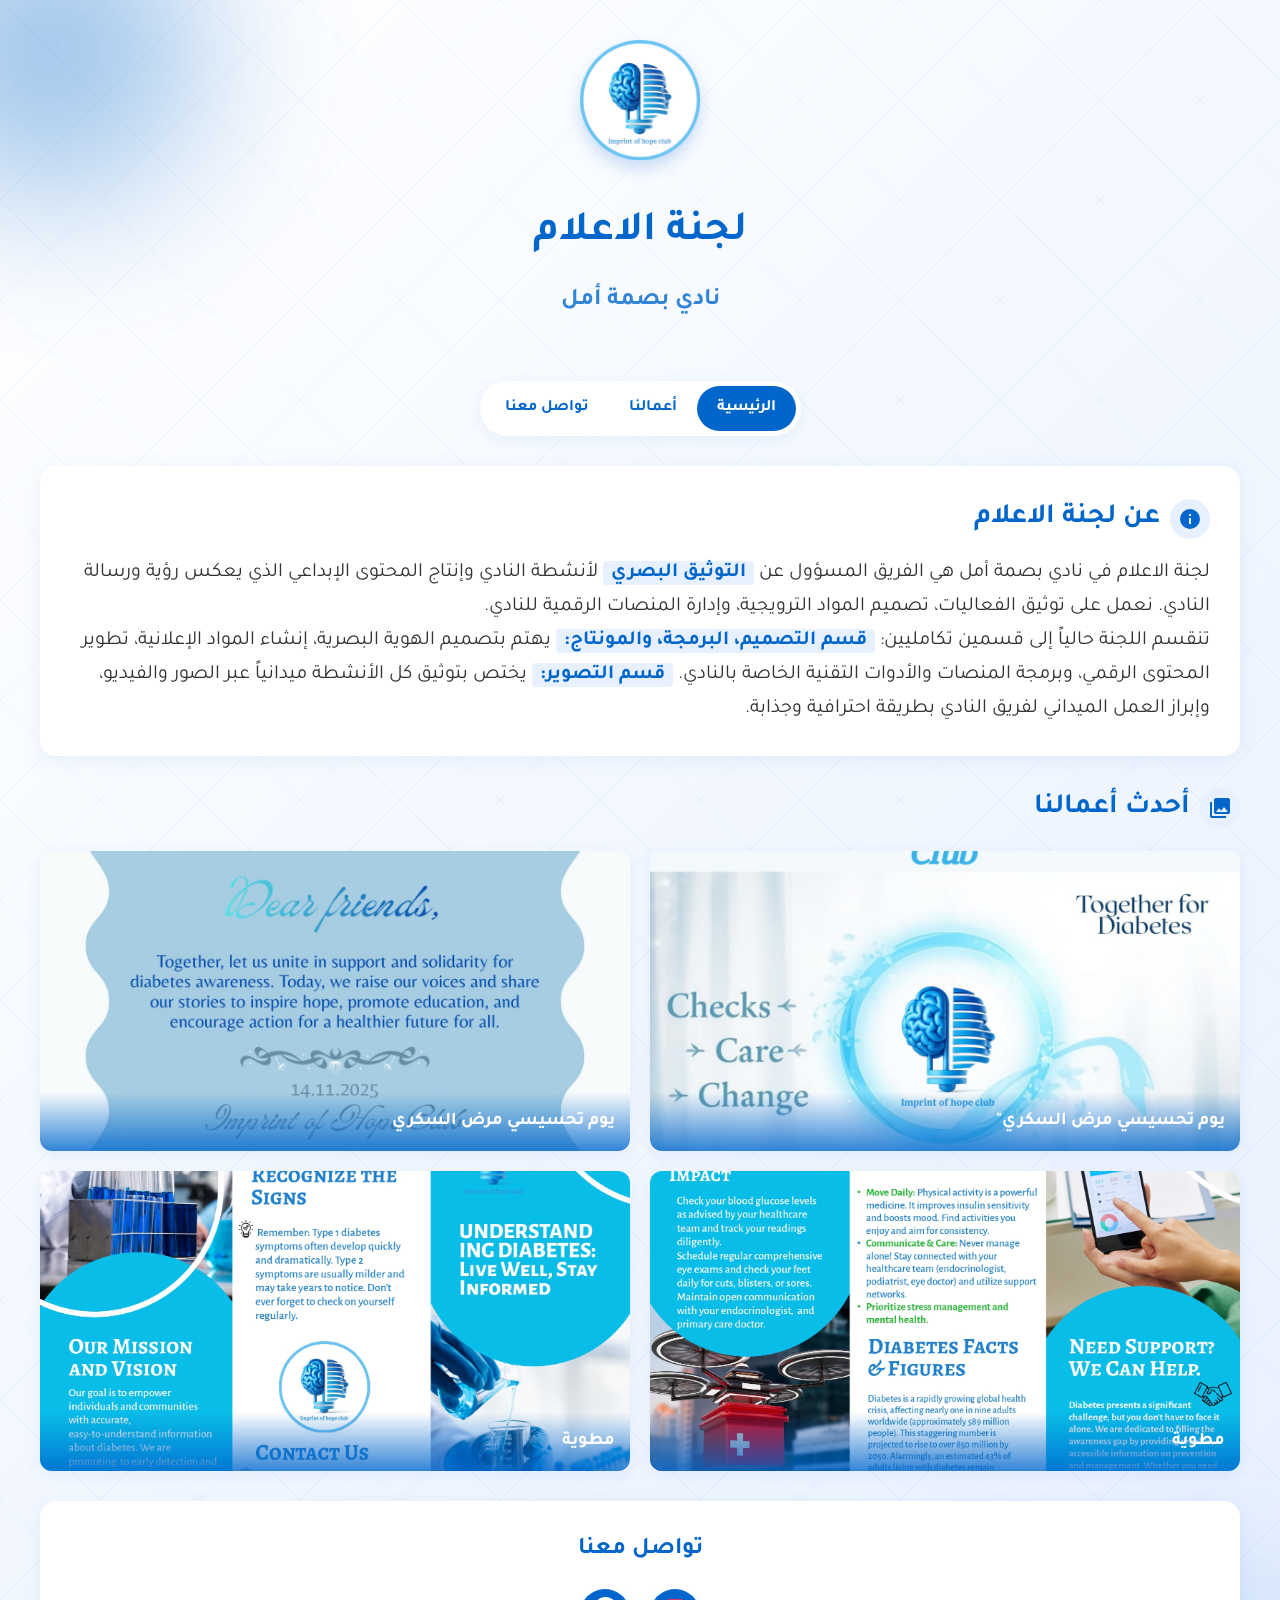
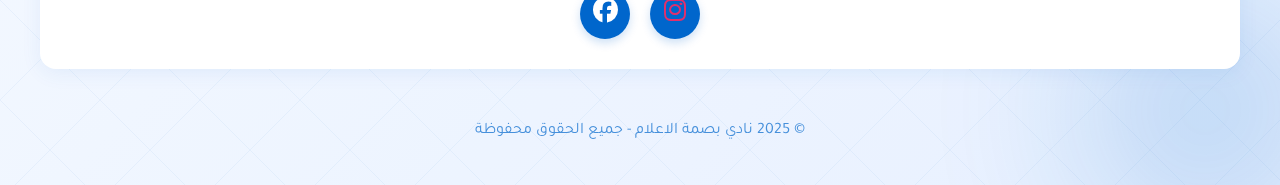
<file: index.html>
<!DOCTYPE html>
<html lang="ar" dir="rtl">
<head>
    <meta charset="UTF-8">
    <meta name="viewport" content="width=device-width, initial-scale=1.0">
    <title>لجنة الاعلام - نادي بصمة أمل</title>
    <link href="https://fonts.googleapis.com/icon?family=Material+Icons" rel="stylesheet">
    <link href="https://fonts.googleapis.com/css2?family=Cairo:wght@400;600;700&display=swap" rel="stylesheet">
    <link rel="stylesheet" href="style.css">
        <link rel="stylesheet" href="https://cdnjs.cloudflare.com/ajax/libs/font-awesome/6.5.0/css/all.min.css">

</head>
<body>
    <div class="poster-container">
        <div class="blob blob-1"></div>
        <div class="blob blob-2"></div>
        
        <div class="header">
            <div class="logo">
                <img src="img/n1.PNG" alt="">
            </div>
            <h1 class="title">لجنة الاعلام</h1>
            <h2 class="subtitle">نادي بصمة أمل</h2>
        </div>
        
        <div class="nav-menu">
            <div class="nav-item active"><a href="index.html">الرئيسية</a></div>
            <div class="nav-item"><a href="work.html">أعمالنا</a></div>
            <div class="nav-item"><a href="contact.html">تواصل معنا </a></div>
        </div>
        
        <div class="intro-section">
            <h3 class="intro-title">
                <i class="material-icons">info</i>
                عن لجنة الاعلام
            </h3>
            <p class="intro-text">
                لجنة الاعلام في نادي بصمة أمل هي الفريق المسؤول عن <span class="highlight">التوثيق البصري</span> لأنشطة النادي وإنتاج المحتوى الإبداعي الذي يعكس رؤية ورسالة النادي. نعمل على توثيق الفعاليات، تصميم المواد الترويجية، وإدارة المنصات الرقمية للنادي.
            </p>
            <p class="intro-text">
                تنقسم اللجنة حالياً إلى قسمين تكامليين: <span class="highlight">قسم التصميم، البرمجة، والمونتاج:</span> يهتم بتصميم الهوية البصرية، إنشاء المواد الإعلانية، تطوير المحتوى الرقمي، وبرمجة المنصات والأدوات التقنية الخاصة بالنادي.
                      <span class="highlight">قسم التصوير:</span>   يختص بتوثيق كل الأنشطة ميدانياً عبر الصور والفيديو، وإبراز العمل الميداني لفريق النادي بطريقة احترافية وجذابة.
           
            </p>        

        </div>
        
        <div class="gallery-section">
            <h3 class="gallery-title">
                <i class="material-icons">collections</i>
                أحدث أعمالنا
            </h3>
            <div class="gallery">
                <div class="gallery-item">
                    <img src="img/cart1.jpg" alt="مشروع 1">
                    <div class="gallery-item-overlay">
                        <div class="gallery-item-title">يوم تحسيسي مرض السكري"</div>
                    </div>
                </div>
                <div class="gallery-item">
                    <img src="img/cart2.jpg" alt="مشروع 2">
                    <div class="gallery-item-overlay">
                        <div class="gallery-item-title">يوم تحسيسي مرض السكري</div>
                    </div>
                </div>
                <div class="gallery-item">
                    <img src="img/Brochure 1 (1).jpg" alt="مشروع 3">
                    <div class="gallery-item-overlay">
                        <div class="gallery-item-title">مطوية</div>
                    </div>
                </div>
                <div class="gallery-item">
                    <img src="img/Brochure 1 (2).jpg" alt="مشروع 4">
                    <div class="gallery-item-overlay">
                        <div class="gallery-item-title">مطوية</div>
                    </div>
                </div>
            </div>
        </div>
        
        <div class="social-section">
            <h3 class="social-title">تواصل معنا</h3>
            <div class="social-icons">
                <div class="social-icon">
                 
        <a  href="https://www.instagram.com/imprintclub_at/"><i class="fab fa-instagram"></i></a>
                
                </div>
                <div class="social-icon">
                  <a href="https://l.instagram.com/?u=https%3A%2F%2Fwww.facebook.com%2Fshare%2F15vthqfiPa%2F%3Fmibextid%3DwwXIfr&e=AT2pLXNwLPC6OfobpjahBVmQ93iHnMCpYy14Zzar9QeEulEQgbiN135eTVldIFeqdupLLc6m7Y0kxKZdbRgavrXycWOw5b8id63MZSQIug" class="follow-btn">
                    <i class="fab fa-facebook"></i>
                    </a>
                </div>

            </div>
        </div>
        
        <div class="footer">
            © 2025 نادي بصمة الاعلام - جميع الحقوق محفوظة
        </div>
    </div>
</body>
</html>
</file>
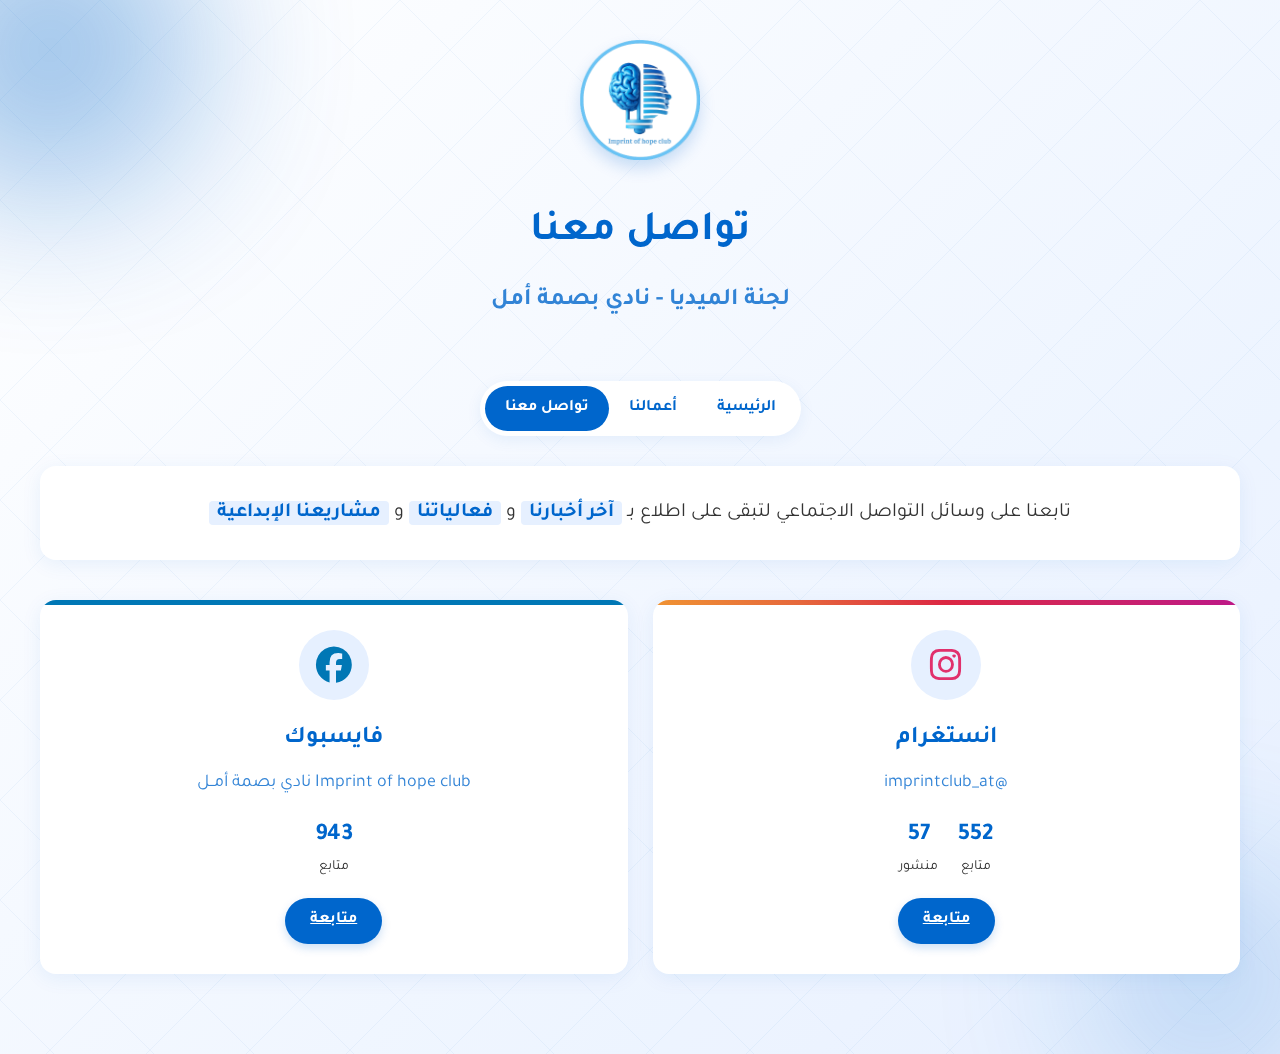
<file: contact.html>
<!DOCTYPE html>
<html lang="ar" dir="rtl">
<head>
    <meta charset="UTF-8">
    <meta name="viewport" content="width=device-width, initial-scale=1.0">
    <title>تواصل معنا - لجنة الميديا - نادي بصمة أمل</title>

    <!-- Google Icons + Fonts -->
    <link href="https://fonts.googleapis.com/icon?family=Material+Icons" rel="stylesheet">
    <link href="https://fonts.googleapis.com/css2?family=Tajawal:wght@400;500;700&display=swap" rel="stylesheet">
    <link rel="stylesheet" href="https://cdnjs.cloudflare.com/ajax/libs/font-awesome/6.5.0/css/all.min.css">


    <!-- External CSS -->
    <link rel="stylesheet" href="contact.css">
</head>

<body>
    <div class="poster-container">

        <div class="blob blob-1"></div>
        <div class="blob blob-2"></div>

        <div class="header">
            <div class="logo">
                <img src="img/n1.PNG" alt="Club Logo">
            </div>
            <h1 class="title">تواصل معنا</h1>
            <h2 class="subtitle">لجنة الميديا - نادي بصمة أمل</h2>
        </div>

        <div class="nav-menu">
            <div class="nav-item"><a href="index.html">الرئيسية</a></div>
            <div class="nav-item"><a href="work.html">أعمالنا</a></div>
            <div class="nav-item active"><a href="contact.html">تواصل معنا</a></div>
        </div>

        <div class="intro-section">
            <p class="intro-text">
                تابعنا على وسائل التواصل الاجتماعي لتبقى على اطلاع بـ
                <span class="highlight">آخر أخبارنا</span> و
                <span class="highlight">فعالياتنا</span> و
                <span class="highlight">مشاريعنا الإبداعية</span>
            </p>
        </div>

        <!-- SOCIAL GRID -->
        <div class="social-grid">

            <!-- Instagram -->
            <div class="social-card instagram">
                <div class="social-icon">
<i class="fab fa-instagram"></i>
                </div>
                <h3 class="social-name">انستغرام</h3>
                <p class="social-handle">@imprintclub_at</p>
                <div class="social-stats">
                    <div class="stat-item">
                        <div class="stat-number">552</div>
                        <div class="stat-label">متابع</div>
                    </div>
                    <div class="stat-item">
                        <div class="stat-number">57</div>
                        <div class="stat-label">منشور</div>
                    </div>
                </div>
                <a href="https://www.instagram.com/imprintclub_at/" class="follow-btn">متابعة</a>
            </div>

            <!-- LinkedIn -->
            <div class="social-card linkedin">
                <div class="social-icon">
                <i class="fab fa-facebook"></i>
                </div>
                <h3 class="social-name">فايسبوك</h3>
                <p class="social-handle">   Imprint of hope club نادي بصمة أمــل
</p>
                <div class="social-stats">
                    <div class="stat-item">
                        <div class="stat-number">943</div>
                        <div class="stat-label">متابع</div>
                    </div>
                    
                </div>
                <a href="https://l.instagram.com/?u=https%3A%2F%2Fwww.facebook.com%2Fshare%2F15vthqfiPa%2F%3Fmibextid%3DwwXIfr&e=AT2pLXNwLPC6OfobpjahBVmQ93iHnMCpYy14Zzar9QeEulEQgbiN135eTVldIFeqdupLLc6m7Y0kxKZdbRgavrXycWOw5b8id63MZSQIug" class="follow-btn">متابعة</a>
            </div>

        </div>

        

      

    </div>
</body>
</html>
</file>
<file: style.css>
@import url('https://fonts.googleapis.com/css2?family=Tajawal:wght@400;500;700&display=swap');
        
        * {
            margin: 0;
            padding: 0;
            box-sizing: border-box;
        }
        
        body {
            font-family: 'Tajawal', 'TS Tarek', sans-serif;
            background: linear-gradient(135deg, #ffffff 0%, #e6f0ff 100%);
            color: #333333;
            line-height: 1.6;
        }
        
        .poster-container {
            width: 100%;
            min-height: 960px;
            margin: 0 auto;
            padding: 40px;
            background: url('data:image/svg+xml;utf8,<svg xmlns="http://www.w3.org/2000/svg" width="100" height="100" viewBox="0 0 100 100"><rect width="100" height="100" fill="white" fill-opacity="0.05"/><path d="M0 0L100 100M100 0L0 100" stroke="%230066cc" stroke-width="0.5" stroke-opacity="0.1"/></svg>');
            position: relative;
            overflow: hidden;
            display: flex;
            flex-direction: column;

        }
        
        .blob {
            position: absolute;
            border-radius: 50%;
            filter: blur(80px);
            z-index: -1;
            opacity: 0.4;
        }
        
        .blob-1 {
            width: 300px;
            height: 300px;
            background-color: #0066cc;
            top: -100px;
            left: -100px;
        }
        
        .blob-2 {
            width: 250px;
            height: 250px;
            background-color: #0066cc;
            bottom: -50px;
            right: -50px;
            opacity: 0.2;
        }
        
        .header {
            text-align: center;
            margin-bottom: 30px;
            position: relative;
        }
        
        .logo {
            width: 120px;
            height: 120px;
            margin: 0 auto 20px;
            background: #ffffff;
            border-radius: 50%;
            display: flex;
            align-items: center;
            justify-content: center;
            color: white;
            font-size: 14px;
            font-weight: bold;
            position: relative;
            box-shadow: 0 8px 16px rgba(0, 102, 204, 0.2);
            transition: transform 0.3s ease;
        }
        
        .logo:hover {
            transform: scale(1.05);
        }
       .logo img{
        width: 100%;
       }
        
        .fingerprint {
            position: relative;
            width: 80px;
            height: 80px;
        }
        
        .fingerprint::before {
            content: "";
            position: absolute;
            width: 60px;
            height: 60px;
            border: 4px solid white;
            border-radius: 50%;
            top: 10px;
            left: 10px;
        }
        
        .fingerprint::after {
            content: "";
            position: absolute;
            width: 40px;
            height: 40px;
            border: 4px solid white;
            border-radius: 50%;
            top: 20px;
            left: 20px;
        }
        
        .title {
            font-size: 42px;
            font-weight: bold;
            color: #0066cc;
            margin: 40px 0 15px;
            letter-spacing: -0.5px;
        }
        
        .subtitle {
            font-size: 24px;
            color: #0066cc;
            margin-bottom: 30px;
            opacity: 0.8;
        }
        
        .intro-section {
            background: white;
            border-radius: 16px;
            padding: 30px;
            margin-bottom: 30px;
            box-shadow: 0 4px 20px rgba(0, 102, 204, 0.08);
            transition: transform 0.3s ease;
        }
        
        .intro-section:hover {
            transform: translateY(-5px);
        }
        
        .intro-title {
            font-size: 28px;
            font-weight: bold;
            color: #0066cc;
            margin-bottom: 15px;
            display: flex;
            align-items: center;
        }
        
        .intro-title .material-icons {
            margin-left: 10px;
            color: #0066cc;
            background: #e6f0ff;
            padding: 8px;
            border-radius: 50%;
        }
        
        .intro-text {
            font-size: 20px;
            line-height: 1.7;
        }
        
        .highlight {
            background: #e6f0ff;
            padding: 2px 8px;
            border-radius: 4px;
            font-weight: bold;
            color: #0066cc;
        }
        
        .gallery-section {
            margin-bottom: 30px;
        }
        
        .gallery-title {
            font-size: 28px;
            font-weight: bold;
            color: #0066cc;
            margin-bottom: 20px;
            display: flex;
            align-items: center;
        }
        
        .gallery-title .material-icons {
            margin-left: 10px;
            color: #0066cc;
            background: #e6f0ff;
            padding: 8px;
            border-radius: 50%;
        }
        
        .gallery {
            display: grid;
            grid-template-columns: repeat(2, 1fr);
            gap: 20px; 
        }
        
        .gallery-item {
            background: white;
            border-radius: 12px;
            overflow: hidden;
            box-shadow: 0 4px 15px rgba(0, 102, 204, 0.08);
            transition: transform 0.3s ease;
            height: 300px;
            position: relative;
        }
        
        .gallery-item:hover {
            transform: translateY(-5px);
            box-shadow: 0 8px 25px rgba(0, 102, 204, 0.15);
        }
        
        .gallery-item img {
            width: 100%;
            height: 100%;
            object-fit: cover;
            transition: transform 0.5s ease;
        }
        
        .gallery-item:hover img {
            transform: scale(1.05);
        }
        
        .gallery-item-overlay {
            position: absolute;
            bottom: 0;
            left: 0;
            right: 0;
            background: linear-gradient(to top, rgba(0, 102, 204, 0.8) 0%, rgba(0, 102, 204, 0) 100%);
            padding: 15px;
            color: white;
        }
        
        .gallery-item-title {
            font-size: 18px;
            font-weight: bold;
        }
        
        .social-section {
            background: white;
            border-radius: 16px;
            padding: 30px;
            box-shadow: 0 4px 20px rgba(0, 102, 204, 0.08);
            text-align: center;
            margin-bottom: 30px;
        }
        
        .social-title {
            font-size: 24px;
            font-weight: bold;
            color: #0066cc;
            margin-bottom: 20px;
        }
        
        .social-icons {
            display: flex;
            justify-content: center;
            gap: 20px;
        }
          .fa-instagram {
    font-size: 25px; /* حجم الأيقونة */
    color: #E1306C; /* لون إنستغرام */
}
 .fa-facebook {
    font-size: 25px; /* حجم الأيقونة */
    color: #ffffff; /* لون إنستغرام */
}
        .social-icon {
            width: 50px;
            height: 50px;
            border-radius: 50%;
            background: #0066cc;
            display: flex;
            align-items: center;
            justify-content: center;
            color: white;
            transition: all 0.3s ease;
            box-shadow: 0 4px 10px rgba(0, 102, 204, 0.2);
        }
        
        .social-icon:hover {
            background: #004c99;
            transform: scale(1.1);
            box-shadow: 0 6px 15px rgba(0, 102, 204, 0.3);
        }
        
        .social-icon .material-icons {
            font-size: 24px;
        }
        
        .footer {
            text-align: center;
            margin-top: auto;
            padding-top: 20px;
            color: #0066cc;
            font-size: 16px;
            opacity: 0.7;
        }
        
        .nav-menu {
            display: flex;
            justify-content: center;
            margin-bottom: 30px;
            background: white;
            border-radius: 50px;
            padding: 5px;
            box-shadow: 0 4px 15px rgba(0, 102, 204, 0.08);
            width: fit-content;
            margin-left: auto;
            margin-right: auto;
        }
        .nav-menu a {
            text-decoration: none;
            color: #0066cc;
        }
         .nav-menu a:hover {
            text-decoration: none;
            color: white;
        }
        .nav-item {
            padding: 10px 20px;
            border-radius: 50px;
            font-weight: 600;
            color: #0066cc;
            transition: all 0.3s ease;
            cursor: pointer;
        }
        
        .nav-item.active ,.nav-item.active a, .nav-item:hover {
            background: #0066cc;
            color: white;
        text-decoration: none;


        }
        
        .hand-drawn-circle {
            position: relative;
        }
        
        .hand-drawn-circle::after {
            content: "";
            position: absolute;
            top: -5px;
            right: -8px;
            width: calc(100% + 16px);
            height: calc(100% + 10px);
            border: 2px solid #0066cc;
            border-radius: 50px;
            transform: rotate(-1deg);
            opacity: 0.6;
        }
</file>
<file: contact.css>
* {
            margin: 0;
            padding: 0;
            box-sizing: border-box;
        }
        
        body {
            font-family: 'Tajawal', 'TS Tarek', sans-serif;
            background: linear-gradient(135deg, #ffffff 0%, #e6f0ff 100%);
            color: #333333;
            line-height: 1.6;
        }
        
        .poster-container {
            width: 100%;
            min-height: 960px;
            margin: 0 auto;
            padding: 40px;
            background: url('data:image/svg+xml;utf8,<svg xmlns="http://www.w3.org/2000/svg" width="100" height="100" viewBox="0 0 100 100"><rect width="100" height="100" fill="white" fill-opacity="0.05"/><path d="M0 0L100 100M100 0L0 100" stroke="%230066cc" stroke-width="0.5" stroke-opacity="0.1"/></svg>');
            position: relative;
            overflow: hidden;
            display: flex;
            flex-direction: column;
        }
        
        .blob {
            position: absolute;
            border-radius: 50%;
            filter: blur(80px);
            z-index: -1;
            opacity: 0.4;
        }
        
        .blob-1 {
            width: 300px;
            height: 300px;
            background-color: #0066cc;
            top: -100px;
            left: -100px;
        }
        
        .blob-2 {
            width: 250px;
            height: 250px;
            background-color: #0066cc;
            bottom: -50px;
            right: -50px;
            opacity: 0.2;
        }
        
        .header {
            text-align: center;
            margin-bottom: 40px;
            position: relative;
        }
        
       .logo {
            width: 120px;
            height: 120px;
            margin: 0 auto 20px;
            background: #ffffff;
            border-radius: 50%;
            display: flex;
            align-items: center;
            justify-content: center;
            color: white;
            font-size: 14px;
            font-weight: bold;
            position: relative;
            box-shadow: 0 8px 16px rgba(0, 102, 204, 0.2);
            transition: transform 0.3s ease;
        }
        
        .logo:hover {
            transform: scale(1.05);
        }
       .logo img{
        width: 100%;
       }
        .fingerprint {
            position: relative;
            width: 60px;
            height: 60px;
        }
        
        .fingerprint::before {
            content: "";
            position: absolute;
            width: 45px;
            height: 45px;
            border: 3px solid white;
            border-radius: 50%;
            top: 7px;
            left: 7px;
        }
        
        .fingerprint::after {
            content: "";
            position: absolute;
            width: 30px;
            height: 30px;
            border: 3px solid white;
            border-radius: 50%;
            top: 15px;
            left: 15px;
        }
        
        .title {
            font-size: 42px;
            font-weight: bold;
            color: #0066cc;
            margin: 40px 0 15px;
            letter-spacing: -0.5px;
        }
        
        .subtitle {
            font-size: 24px;
            color: #0066cc;
            margin-bottom: 20px;
            opacity: 0.8;
        }
        
        .nav-menu {
            display: flex;
            justify-content: center;
            margin-bottom: 30px;
            background: white;
            border-radius: 50px;
            padding: 5px;
            box-shadow: 0 4px 15px rgba(0, 102, 204, 0.08);
            width: fit-content;
            margin-left: auto;
            margin-right: auto;
        }
            .nav-menu a {
            text-decoration: none;
            color: #0066cc;
        }
         .nav-menu a:hover {
            text-decoration: none;
            color: white;
        }
        .nav-item {
            padding: 10px 20px;
            border-radius: 50px;
            font-weight: 600;
            color: #0066cc;
            transition: all 0.3s ease;
            cursor: pointer;
        }
        
        .nav-item.active ,.nav-item.active a, .nav-item:hover {
            background: #0066cc;
            color: white;
        text-decoration: none;


        }
        .intro-section {
            background: white;
            border-radius: 16px;
            padding: 30px;
            margin-bottom: 40px;
            box-shadow: 0 4px 20px rgba(0, 102, 204, 0.08);
            text-align: center;
            transition: transform 0.3s ease;
        }
        
        .intro-section:hover {
            transform: translateY(-5px);
        }
        
        .intro-text {
            font-size: 20px;
            line-height: 1.7;
        }
        
        .highlight {
            background: #e6f0ff;
            padding: 2px 8px;
            border-radius: 4px;
            font-weight: bold;
            color: #0066cc;
        }
        
        .social-grid {
            display: grid;
            grid-template-columns: repeat(2, 1fr);
            gap: 25px;
            margin-bottom: 40px;
        }
        
        .social-card {
            background: white;
            border-radius: 16px;
            padding: 30px;
            box-shadow: 0 4px 20px rgba(0, 102, 204, 0.08);
            text-align: center;
            transition: transform 0.3s ease, box-shadow 0.3s ease;
            cursor: pointer;
            position: relative;
            overflow: hidden;
        }
        
        .social-card:hover {
            transform: translateY(-5px);
            box-shadow: 0 10px 25px rgba(0, 102, 204, 0.15);
        }
        
        .social-card::before {
            content: "";
            position: absolute;
            top: 0;
            left: 0;
            width: 100%;
            height: 5px;
        }
        
        .social-card.instagram::before {
            background: linear-gradient(45deg, #f09433 0%, #e6683c 25%, #dc2743 50%, #cc2366 75%, #bc1888 100%);
        }
        
        .social-card.youtube::before {
            background: #FF0000;
        }
        
        .social-card.twitter::before {
            background: #1DA1F2;
        }
        
        .social-card.linkedin::before {
            background: #0077B5;
        }
        
        .social-icon {
            width: 70px;
            height: 70px;
            border-radius: 50%;
            background: #e6f0ff;
            display: flex;
            align-items: center;
            justify-content: center;
            margin: 0 auto 20px;
            transition: all 0.3s ease;
        }
       .fa-instagram {
    font-size: 36px; /* حجم الأيقونة */
    color: #E1306C; /* لون إنستغرام */
}
 .fa-facebook {
    font-size: 36px; /* حجم الأيقونة */
    color: #0077B5; /* لون إنستغرام */
}
  
        .social-card:hover .social-icon {
            transform: scale(1.1);
        }
        
        .social-icon .material-icons {
            font-size: 36px;
        }
        
        .social-card.instagram .social-icon .material-icons {
            color: #E1306C;
        }
        
        .social-card.youtube .social-icon .material-icons {
            color: #FF0000;
        }
        
        .social-card.twitter .social-icon .material-icons {
            color: #1DA1F2;
        }
        
        .social-card.linkedin .social-icon .material-icons {
            color: #0077B5;
        }
        
        .social-name {
            font-size: 24px;
            font-weight: bold;
            color: #0066cc;
            margin-bottom: 10px;
        }
        
        .social-handle {
            font-size: 18px;
            color: #0066cc;
            margin-bottom: 15px;
            opacity: 0.8;
        }
        
        .social-stats {
            display: flex;
            justify-content: center;
            gap: 20px;
            margin-top: 20px;
        }
        
        .stat-item {
            text-align: center;
        }
        
        .stat-number {
            font-size: 24px;
            font-weight: bold;
            color: #0066cc;
        }
        
        .stat-label {
            font-size: 14px;
            color: #333333;
        }
        
        .follow-btn {
            display: inline-block;
            margin-top: 20px;
            padding: 10px 25px;
            background: #0066cc;
            color: white;
            border-radius: 30px;
            font-weight: 600;
            transition: all 0.3s ease;
            box-shadow: 0 4px 10px rgba(0, 102, 204, 0.2);
        }
        
        .follow-btn:hover {
            background: #004c99;
            transform: translateY(-2px);
            box-shadow: 0 6px 15px rgba(0, 102, 204, 0.3);
        }
        
        .latest-posts {
            background: white;
            border-radius: 16px;
            padding: 30px;
            margin-bottom: 40px;
            box-shadow: 0 4px 20px rgba(0, 102, 204, 0.08);
        }
        
        .section-title {
            font-size: 28px;
            font-weight: bold;
            color: #0066cc;
            margin-bottom: 25px;
            display: flex;
            align-items: center;
        }
        
        .section-title .material-icons {
            margin-left: 10px;
            color: #0066cc;
            background: #e6f0ff;
            padding: 8px;
            border-radius: 50%;
        }
        
        .posts-grid {
            display: grid;
            grid-template-columns: repeat(3, 1fr);
            gap: 15px;
        }
        
        .post-item {
            border-radius: 12px;
            overflow: hidden;
            position: relative;
            height: 200px;
            cursor: pointer;
            transition: transform 0.3s ease;
        }
        
        .post-item:hover {
            transform: scale(1.03);
            box-shadow: 0 8px 20px rgba(0, 102, 204, 0.15);
        }
        
        .post-item img {
            width: 100%;
            height: 100%;
            object-fit: cover;
        }
        
        .post-overlay {
            position: absolute;
            bottom: 0;
            left: 0;
            right: 0;
            background: linear-gradient(to top, rgba(0, 102, 204, 0.8) 0%, rgba(0, 102, 204, 0) 100%);
            padding: 15px;
            color: white;
        }
        
        .post-platform {
            font-size: 12px;
            font-weight: bold;
            margin-bottom: 5px;
        }
        
        .post-date {
            font-size: 12px;
            opacity: 0.8;
        }
        
        .back-to-home {
            text-align: center;
            margin-top: auto;
            padding-top: 20px;
        }
        
        .back-btn {
            display: inline-flex;
            align-items: center;
            background: #0066cc;
            color: white;
            padding: 12px 25px;
            border-radius: 30px;
            font-weight: 600;
            transition: all 0.3s ease;
            box-shadow: 0 4px 15px rgba(0, 102, 204, 0.2);
        }
        
        .back-btn:hover {
            background: #004c99;
            transform: translateY(-2px);
            box-shadow: 0 6px 20px rgba(0, 102, 204, 0.3);
        }
        
        .back-btn .material-icons {
            margin-left: 8px;
        }
</file>
